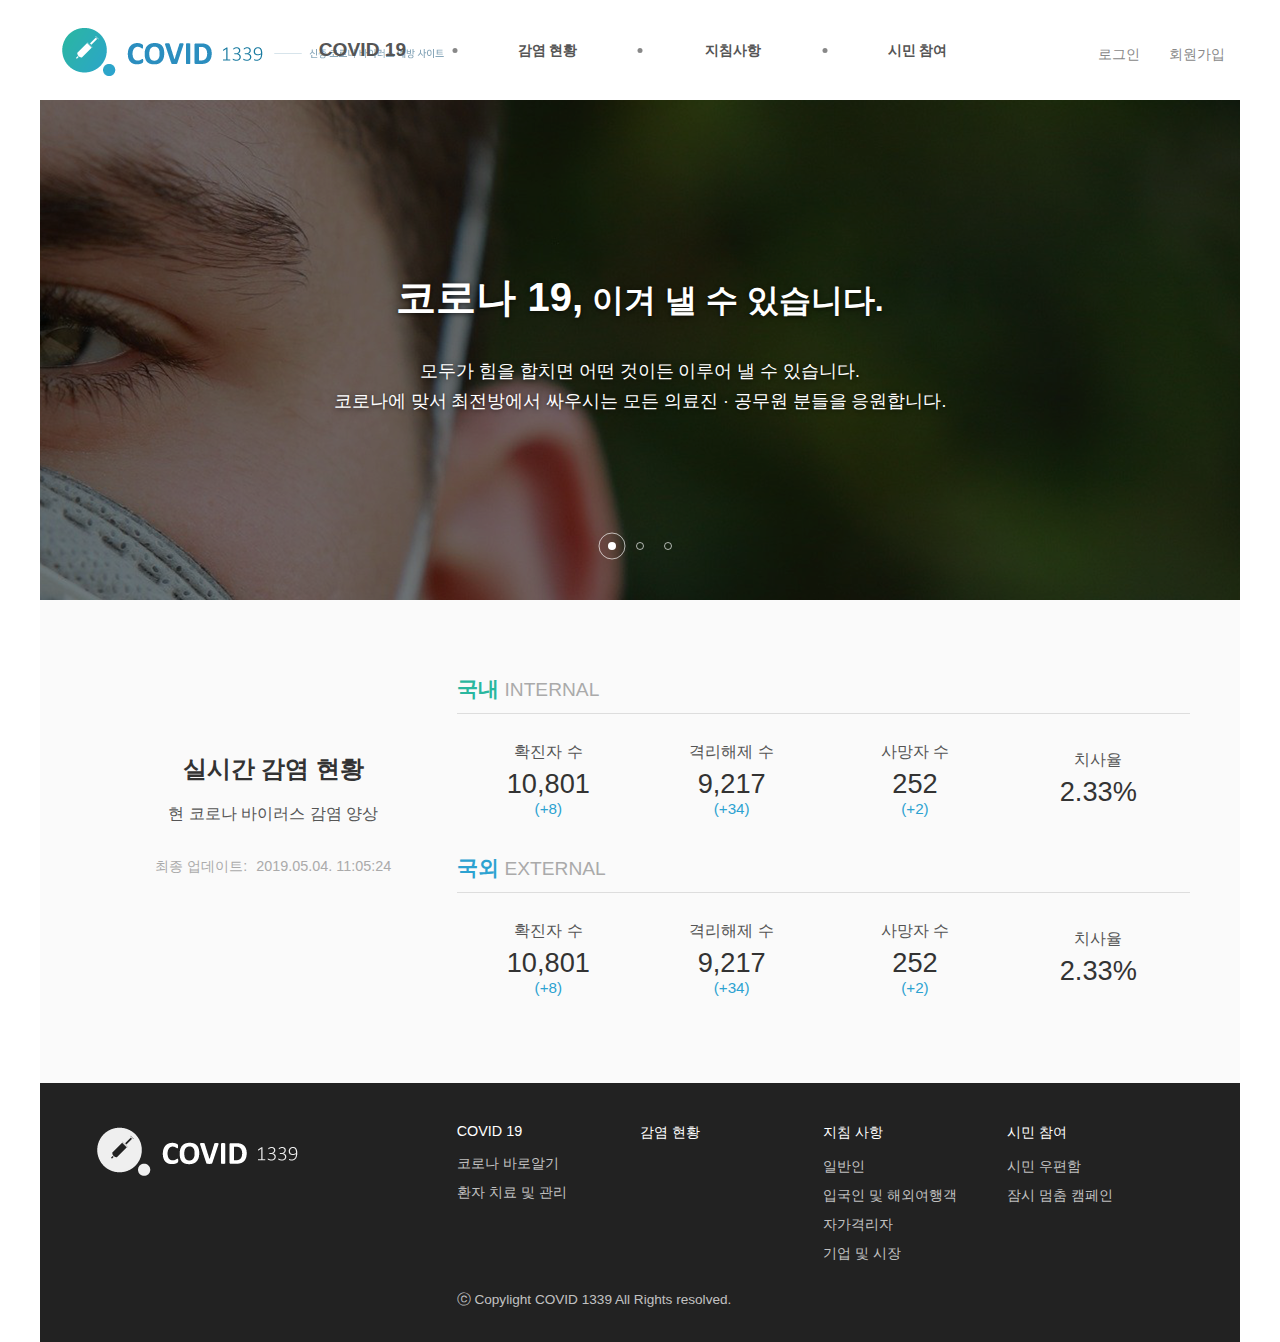
<file: index.html>
<!--
    # 디자인 콘셉
    가독성이 높고 세련된 디자인

-->


<!DOCTYPE html>
<html lang="en">
<head>
    <meta charset="UTF-8">
    <meta name="viewport" content="width=device-width, initial-scale=1.0">
    <title>COVID 1339 | 신종 코로나 바이러스</title>
    <link rel="stylesheet" href="css/style.css">
    <link rel="icon" href="images/Slogo.png">
    <script src="js/jquery-3.5.1.js"></script>
    <script src="js/main-slide.js"></script>
</head>
<body>
    <!-- HEADER -->
    <input type="checkbox" id="nav-open" hidden>
    <header class="index">
        <div class="wrap h-100 d-flex justify-content-between align-items-center px-3">
            <a class="logo" href="index.html">
                <img src="./images/logo.png" alt="COVID 1339">
            </a>
            <nav class="position-center d-sm-none">
                <div class="nav-item">
                    <a href="sub1.html" class="fx-3">COVID 19</a>
                    <div class="sub">
                        <a href="sub1.html">코로나 바로알기</a>
                        <a href="sub2.html">환자 치료 및 관리</a>
                    </div>
                </div>
                <div class="nav-circle"></div>
                <div class="nav-item">
                    <a href="#">감염 현황</a>
                </div>
                <div class="nav-circle"></div>
                <div class="nav-item">
                    <a href="#">지침사항</a>
                    <div class="sub">
                        <a href="#">일반인</a>
                        <a href="#">입국인 및 해외여행객</a>
                        <a href="#">자가격리자</a>
                        <a href="#">기업 및 시장</a>
                    </div>
                </div>
                <div class="nav-circle"></div>
                <div class="nav-item">
                    <a href="#">시민 참여</a>
                    <div class="sub">
                        <a href="#">시민 우편함</a>
                        <a href="#">잠시 멈춤 캠페인</a>
                    </div>
                </div>
            </nav>
            <div class="auth-area text-white fx-n2 d-sm-none">
                <a href="#" class="mr-4">로그인</a>
                <a href="#">회원가입</a>
            </div>
            <div class="m-nav d-none d-sm-block">
                <div class="nav-item has-sub">
                    <a href="sub1.html" class="fx-3">COVID 19</a>
                    <div class="sub">
                        <a href="sub1.html">코로나 바로알기</a>
                        <a href="sub2.html">환자 치료 및 관리</a>
                    </div>
                </div>
                <div class="nav-item">
                    <a href="#">감염 현황</a>
                </div>
                <div class="nav-item has-sub">
                    <a href="#">지침사항</a>
                    <div class="sub">
                        <a href="#">일반인</a>
                        <a href="#">입국인 및 해외여행객</a>
                        <a href="#">자가격리자</a>
                        <a href="#">기업 및 시장</a>
                    </div>
                </div>
                <div class="nav-item has-sub">
                    <a href="#">시민 참여</a>
                    <div class="sub">
                        <a href="#">시민 우편함</a>
                        <a href="#">잠시 멈춤 캠페인</a>
                    </div>
                </div>
                <div class="m-auth-area text-white fx-n2 d-sm-none">
                    <a href="#" class="mr-4">로그인</a>
                    <a href="#">회원가입</a>
                </div>
            </div>
            <label for="nav-open" class="btn-menu d-none d-sm-block">
                <span class="d-block"></span>
                <span class="d-block"></span>
                <span class="d-block"></span>
            </label>
        </div>
    </header>
    <!-- /HEADER -->
    <div class="wrap">
        <!-- VISUAL -->
        <div class="visual">
            <div class="images">
                <img src="./images/visual-md-1.png" alt="image-1">
                <img src="./images/visual-md-2.png" alt="image-2">
                <img src="./images/visual-md-3.png" alt="image-3">
            </div>
            <div class="container h-100">
                <!-- TESTS -->
                <div class="texts pr-4">
                    <div class="text-group">
                        <p class="text-white fx-7 text-shadow font-weight-bolder">
                            <span class="text-white fx-8">코로나 19,</span>
                            이겨 낼 수 있습니다.
                        </p>
                        <p class="text-white fx-2 text-shadow pre-line">
                            모두가 힘을 합치면 어떤 것이든 이루어 낼 수 있습니다. 
                            코로나에 맞서 최전방에서 싸우시는 모든 의료진 · 공무원 분들을 응원합니다.
                        </p>
                    </div>
                    <div class="text-group d-none">
                        <p class="text-white fx-7 text-shadow font-weight-bolder">
                            <span class="text-white fx-8">5월 6일부터,</span>
                             생활 속 거리 두기
                        </p>
                        <p class="text-white fx-2 text-shadow pre-line">
                            코로나 잠복 시기 2주, 아직 방심할 수 없습니다.
                            방역지침을 준수하여 대한민국이 코로나를 이겨낼 수 있도록 함께해 주세요.
                        </p>
                    </div>
                    <div class="text-group d-none">
                        <p class="text-white fx-7 text-shadow font-weight-bolder">
                            <span class="text-white fx-8">생활속 거리 두기,</span>
                             어떻게 실천하나요?
                        </p>
                        <p class="text-white fx-2 text-shadow pre-line">
                            생활 속 거리 두기는 일상생활과 경제·사회활동을 영위하면서도
                            감염 예방 활동을 지속해나가는 새로운 일상의 장기적, 지속적 방역체계입니다.
                        </p>
                    </div>
                </div>
            </div>
            <!-- SLIDE BUTTON -->
            <div class="buttons mt-5">
                <button class="active"></button>
                <button></button>
                <button></button>
            </div>
        </div>
        <!-- /VISUAL -->
        <!-- TABLES -->
        <div class="tables bg-pale-white">
            <div class="container py-5">
                <div class="row align-items-center">
                    <div class="col-4 col-sm-12 mb-5 text-center">
                        <div class="fx-5 font-weight-bolder">실시간 감염 현황</div>
                        <p class="mt-3 text-pale-black">현 코로나 바이러스 감염 양상</p>
                        <p class="mt-4 text-muted fx-n2">최종 업데이트: <span class="ml-1 text-muted">2019.05.04. 11:05:24</span></p>
                    </div>
                    <div class="col-8 col-sm-12 py-4">
                        <div class="fx-4">
                            <span class="font-weight-bolder text-green">국내</span>
                            <span class="font-weight-lighter text-muted fx-3">INTERNAL</span>
                        </div>
                        <hr class="mt-2 mb-3">
                        <div class="row">
                            <div class="col-3 hx-100 flex-center flex-column">
                                <div class="fx-1 text-pale-black">확진자 수</div>
                                <div class="fx-6 text-black mt-1">10,801</div>
                                <div class="fx-n1 text-blue">(+8)</div>
                            </div>
                            <div class="col-3 hx-100 flex-center flex-column">
                                <div class="fx-1 text-pale-black">격리해제 수</div>
                                <div class="fx-6 text-black mt-1">9,217</div>
                                <div class="fx-n1 text-blue">(+34)</div>
                            </div>
                            <div class="col-3 hx-100 flex-center flex-column">
                                <div class="fx-1 text-pale-black">사망자 수</div>
                                <div class="fx-6 text-black mt-1">252</div>
                                <div class="fx-n1 text-blue">(+2)</div>
                            </div>
                            <div class="col-3 hx-100 flex-center flex-column">
                                <div class="fx-1 text-pale-black">치사율</div>
                                <div class="fx-6 text-black mt-1">2.33%</div>
                            </div>
                        </div>
                        <div class="fx-4 mt-4">
                            <span class="font-weight-bolder text-blue">국외</span>
                            <span class="font-weight-lighter text-muted fx-3">EXTERNAL</span>
                        </div>
                        <hr class="mt-2 mb-3">
                        <div class="row">
                            <div class="col-3 hx-100 flex-center flex-column">
                                <div class="fx-1 text-pale-black">확진자 수</div>
                                <div class="fx-6 text-black mt-1">10,801</div>
                                <div class="fx-n1 text-blue">(+8)</div>
                            </div>
                            <div class="col-3 hx-100 flex-center flex-column">
                                <div class="fx-1 text-pale-black">격리해제 수</div>
                                <div class="fx-6 text-black mt-1">9,217</div>
                                <div class="fx-n1 text-blue">(+34)</div>
                            </div>
                            <div class="col-3 hx-100 flex-center flex-column">
                                <div class="fx-1 text-pale-black">사망자 수</div>
                                <div class="fx-6 text-black mt-1">252</div>
                                <div class="fx-n1 text-blue">(+2)</div>
                            </div>
                            <div class="col-3 hx-100 flex-center flex-column">
                                <div class="fx-1 text-pale-black">치사율</div>
                                <div class="fx-6 text-black mt-1">2.33%</div>
                            </div>
                        </div>
                    </div>
                </div>
            </div>
        </div>
        <!-- /TABLES -->
        <!-- FOOTER -->
        <footer>
            <div class="container">
                <div class="row align-items-start">
                    <div class="col-4 d-sm-none">
                        <img src="./images/Wlogo.png" alt="COVID 1339">
                    </div>
                    <div class="col-8 col-sm-12 mt-sm-4">
                        <div class="d-flex fx-n2 text-pale-white">
                            <div class="col-3">
                                <div class="text-white text-sm-center">COVID 19</div>
                                <div class="text-pale-white d-sm-none mt-3"> 
                                    <a href="sub1.html">코로나 바로알기</a>
                                </div>
                                <div class="text-pale-white d-sm-none mt-2"> 
                                    <a href="sub2.html">환자 치료 및 관리</a>
                                </div>
                            </div>
                            <div class="col-3">
                                <div class="text-white text-sm-center">감염 현황</div>
                            </div>
                            <div class="col-3">
                                <div class="text-white text-sm-center">지침 사항</div>
                                <div class="text-pale-white d-sm-none mt-3"> 
                                    <a href="#">일반인</a>
                                </div>
                                <div class="text-pale-white d-sm-none mt-2"> 
                                    <a href="#">입국인 및 해외여행객</a>
                                </div>
                                <div class="text-pale-white d-sm-none mt-2"> 
                                    <a href="#">자가격리자</a>
                                </div>
                                <div class="text-pale-white d-sm-none mt-2"> 
                                    <a href="#">기업 및 시장</a>
                                </div>
                            </div>
                            <div class="col-3">
                                <div class="text-white text-sm-center">시민 참여</div>
                                <div class="text-pale-white d-sm-none mt-3"> 
                                    <a href="#">시민 우편함</a>
                                </div>
                                <div class="text-pale-white d-sm-none mt-2"> 
                                    <a href="#">잠시 멈춤 캠페인</a>
                                </div>
                            </div>
                        </div>
                        <p class="text-pale-white mt-4 fx-n3 text-sm-center">ⓒ Copylight COVID 1339 All Rights resolved.</p>
                    </div>
                </div>
            </div>
        </footer>
        <!-- /FOOTER -->
    </div>
</body>
</html>
</file>
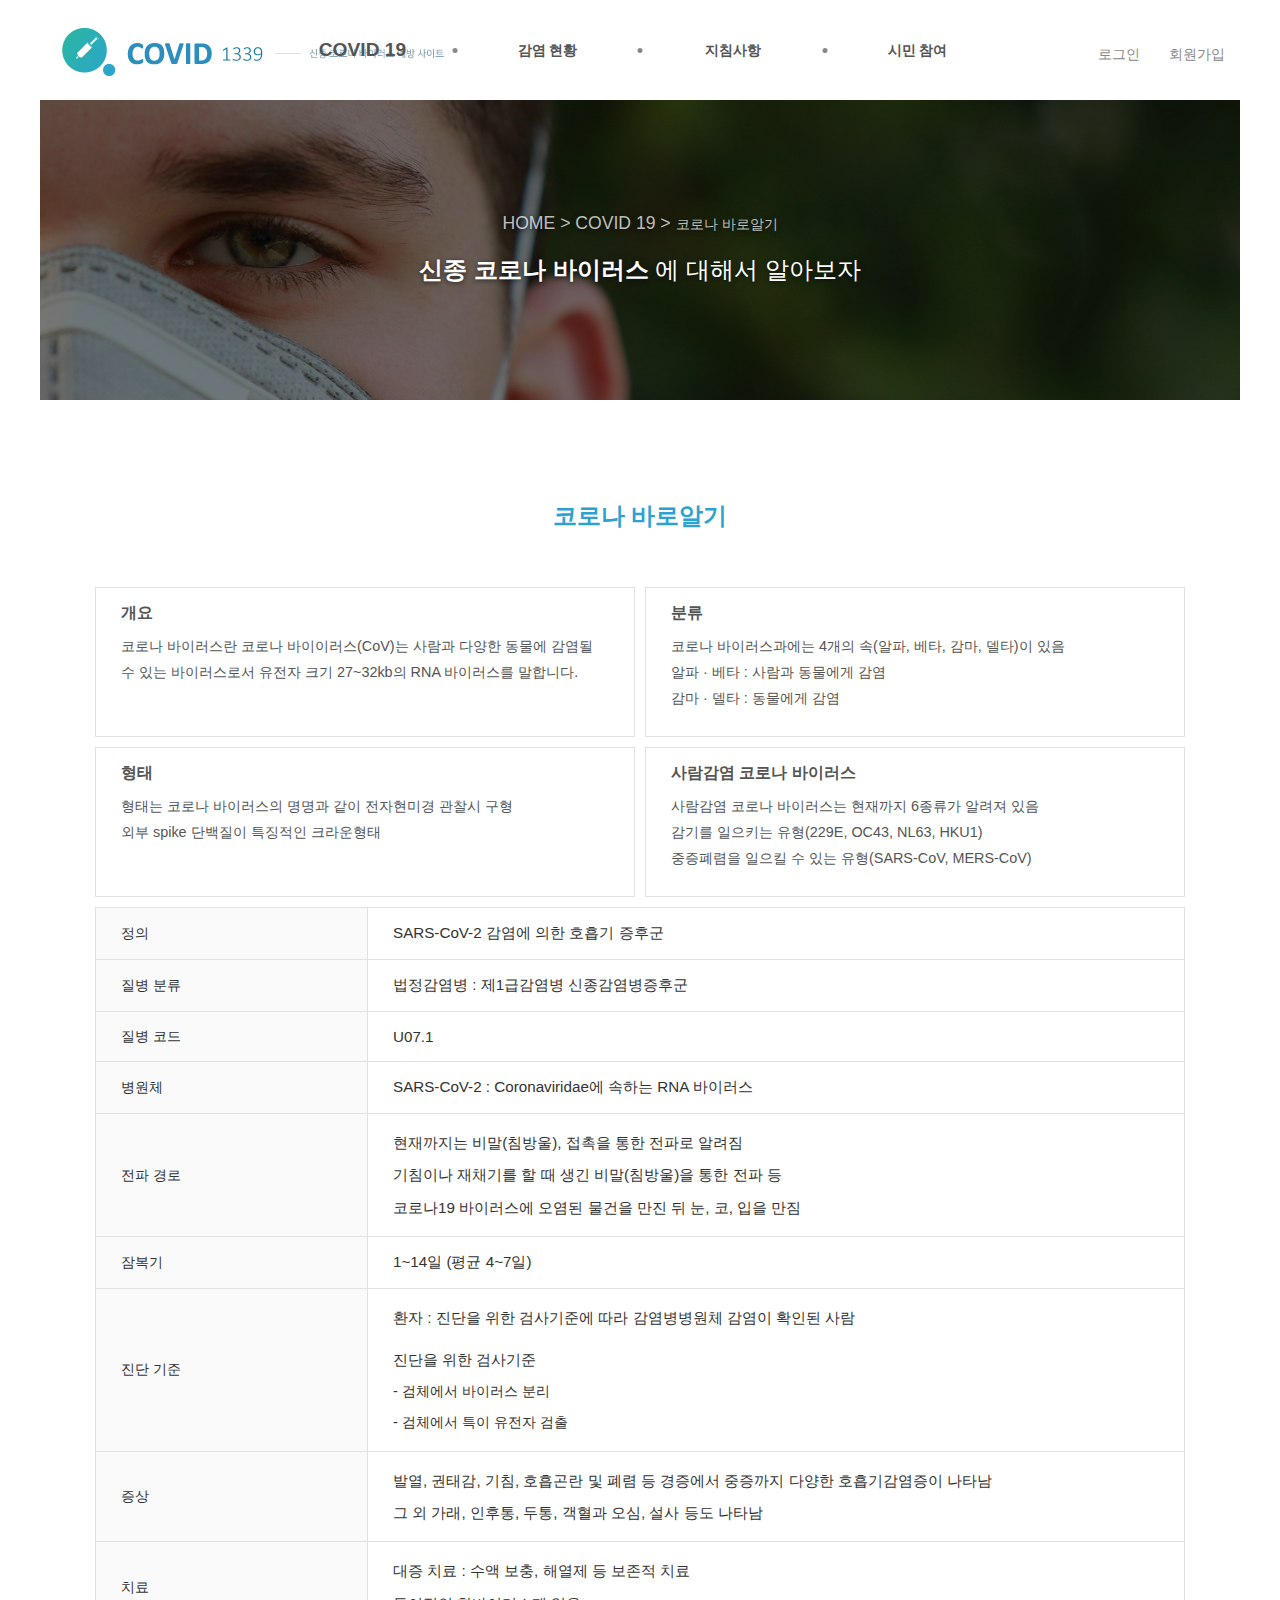
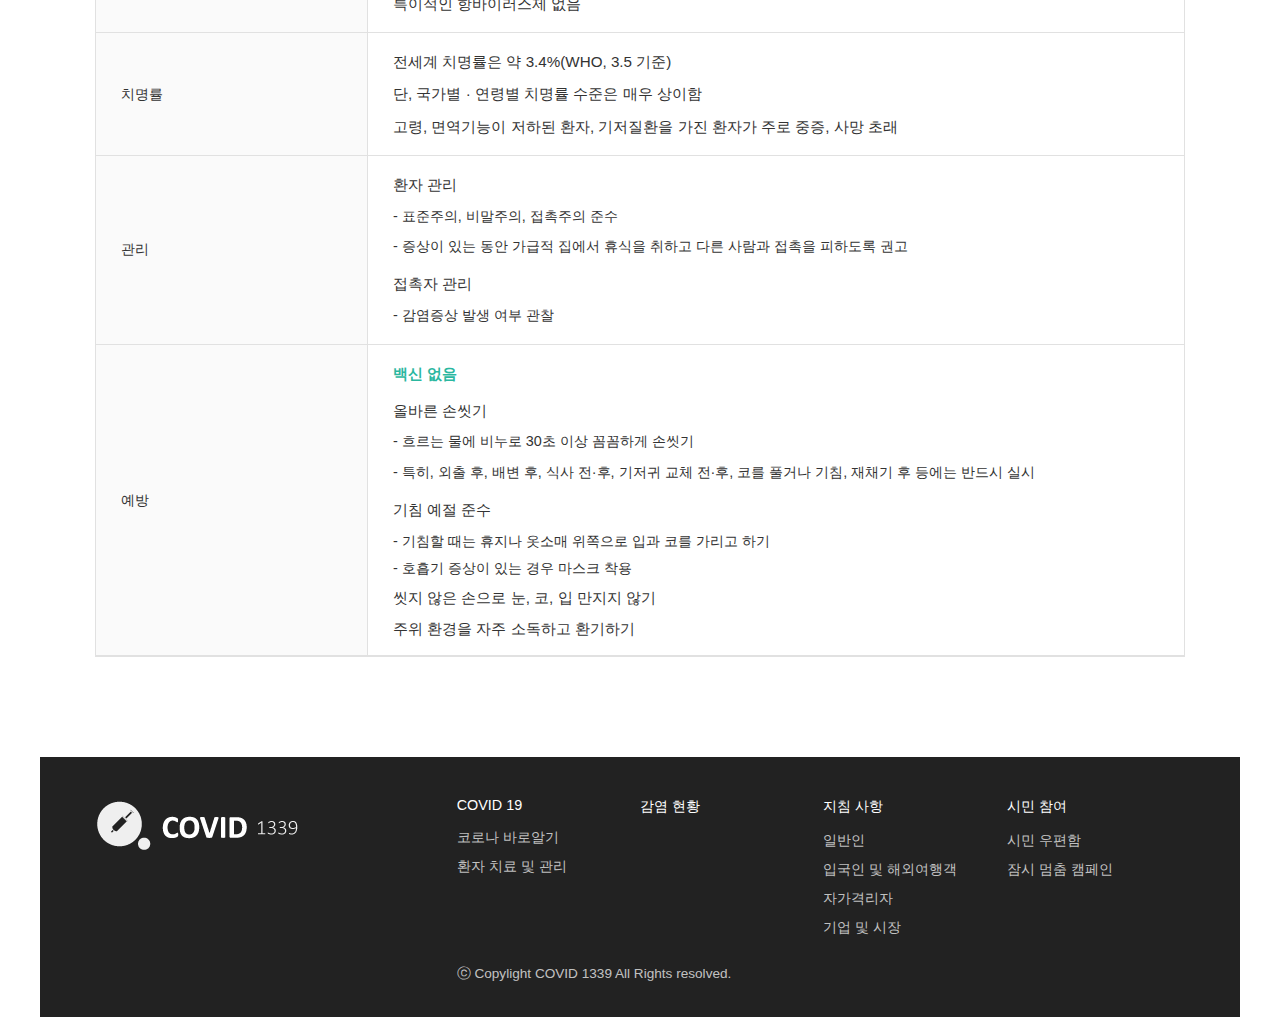
<file: sub1.html>
<!--
    # 디자인 콘셉
    가독성이 높고 세련된 디자인

-->


<!DOCTYPE html>
<html lang="en">
<head>
    <meta charset="UTF-8">
    <meta name="viewport" content="width=device-width, initial-scale=1.0">
    <title>COVID 1339 | 신종 코로나 바이러스</title>
    <link rel="stylesheet" href="css/style.css">
    <link rel="icon" href="images/Slogo.png">
</head>
<body>
    <!-- HEADER -->
    <input type="checkbox" id="nav-open" hidden>
    <header class="index">
        <div class="wrap h-100 d-flex justify-content-between align-items-center px-3">
            <a class="logo" href="index.html">
                <img src="./images/logo.png" alt="COVID 1339">
            </a>
            <nav class="position-center d-sm-none">
                <div class="nav-item">
                    <a href="sub1.html" class="fx-3">COVID 19</a>
                    <div class="sub">
                        <a href="sub1.html">코로나 바로알기</a>
                        <a href="sub2.html">환자 치료 및 관리</a>
                    </div>
                </div>
                <div class="nav-circle"></div>
                <div class="nav-item">
                    <a href="#">감염 현황</a>
                </div>
                <div class="nav-circle"></div>
                <div class="nav-item">
                    <a href="#">지침사항</a>
                    <div class="sub">
                        <a href="#">일반인</a>
                        <a href="#">입국인 및 해외여행객</a>
                        <a href="#">자가격리자</a>
                        <a href="#">기업 및 시장</a>
                    </div>
                </div>
                <div class="nav-circle"></div>
                <div class="nav-item">
                    <a href="#">시민 참여</a>
                    <div class="sub">
                        <a href="#">시민 우편함</a>
                        <a href="#">잠시 멈춤 캠페인</a>
                    </div>
                </div>
            </nav>
            <div class="auth-area text-white fx-n2 d-sm-none">
                <a href="#" class="mr-4">로그인</a>
                <a href="#">회원가입</a>
            </div>
            <div class="m-nav d-none d-sm-block">
                <div class="nav-item has-sub">
                    <a href="sub1.html" class="fx-3">COVID 19</a>
                    <div class="sub">
                        <a href="sub1.html">코로나 바로알기</a>
                        <a href="sub2.html">환자 치료 및 관리</a>
                    </div>
                </div>
                <div class="nav-item">
                    <a href="#">감염 현황</a>
                </div>
                <div class="nav-item has-sub">
                    <a href="#">지침사항</a>
                    <div class="sub">
                        <a href="#">일반인</a>
                        <a href="#">입국인 및 해외여행객</a>
                        <a href="#">자가격리자</a>
                        <a href="#">기업 및 시장</a>
                    </div>
                </div>
                <div class="nav-item has-sub">
                    <a href="#">시민 참여</a>
                    <div class="sub">
                        <a href="#">시민 우편함</a>
                        <a href="#">잠시 멈춤 캠페인</a>
                    </div>
                </div>
                <div class="m-auth-area text-white fx-n2 d-sm-none">
                    <a href="#" class="mr-4">로그인</a>
                    <a href="#">회원가입</a>
                </div>
            </div>
            <label for="nav-open" class="btn-menu d-none d-sm-block">
                <span class="d-block"></span>
                <span class="d-block"></span>
                <span class="d-block"></span>
            </label>
        </div>
    </header>
    <!-- /HEADER -->
    <div class="wrap">
        <!-- VISUAL -->
        <div class="visual sub">
            <div class="images">
                <img class="fit-cover" src="./images/visual-md-1.png" alt="image">
            </div>
            <div class="position-center text-center">
                <p class="text-pale-white fx-2 text-shadow">HOME > COVID 19 > <span class="fx-n2 text-pale-white">코로나 바로알기</span></p>
                <p class="text-white font-weight-lighter fx-5 mt-2 text-shadow">
                    <span class="font-weight-bold text-white fx-5">신종 코로나 바이러스</span>
                    에 대해서 알아보자
                </p>
            </div>
        </div>
        <!-- /VISUAL -->
        <!-- ABOUT -->
        <div class="about">
            <div class="container padding">
                <div>
                    <div class="fx-5 text-black text-center">
                        <span class="font-weight-bolder text-blue">코로나 바로알기</span>
                    </div>
                    <div class="mt-5 row">
                        <div class="col-6 p-1">
                            <div class="border border-pale-white py-3 px-4 hx-150">
                                <span class="fx-1 text-pale-black font-weight-bold">개요</span>
                                <p class="text-pale-black fx-n2 mt-2 mb-3">
                                    코로나 바이러스란 코로나 바이이러스(CoV)는 사람과 다양한 동물에 감염될 수 있는 
                                    바이러스로서 유전자 크기 27~32kb의 RNA 바이러스를 말합니다.
                                </p>
                            </div>
                        </div>
                        <div class="col-6 p-1">
                            <div class="border border-pale-white py-3 px-4 hx-150">
                                <span class="fx-1 text-pale-black font-weight-bold">분류</span>
                                <p class="text-pale-black fx-n2 mt-2">코로나 바이러스과에는 4개의 속(알파, 베타, 감마, 델타)이 있음</p>
                                <p class="text-pale-black fx-n2">알파 · 베타 : 사람과 동물에게 감염</p>
                                <p class="text-pale-black fx-n2">감마 · 델타 : 동물에게 감염</p>
                            </div>
                        </div>
                        <div class="col-6 p-1">
                            <div class="border border-pale-white py-3 px-4 hx-150">
                                <span class="fx-1 text-pale-black font-weight-bold">형태</span>
                                <p class="text-pale-black fx-n2 mt-2">형태는 코로나 바이러스의 명명과 같이 전자현미경 관찰시 구형</p>
                                <p class="text-pale-black fx-n2">외부 spike 단백질이 특징적인 크라운형태</p>
                            </div>
                        </div>
                        <div class="col-6 p-1">
                            <div class="border border-pale-white py-3 px-4 hx-150">
                                <span class="fx-1 text-pale-black font-weight-bold">사람감염 코로나 바이러스</span>
                                <p class="text-pale-black fx-n2 mt-2">사람감염 코로나 바이러스는 현재까지 6종류가 알려져 있음</p>
                                <p class="text-pale-black fx-n2">감기를 일으키는 유형(229E, OC43, NL63, HKU1)</p>
                                <p class="text-pale-black fx-n2">중증폐렴을 일으킬 수 있는 유형(SARS-CoV, MERS-CoV)</p>
                            </div>
                        </div>
                    </div>
                </div>
                <div class="row mt-1 mx-1 border border-pale-white">
                    <div class="bg-muted fx-n2 col-3 py-3 px-4 border-pale-white d-flex align-items-center border-bottom border-right text-center">정의</div>
                    <div class="fx-n1 col-9 py-3 px-4 border-pale-white d-flex align-items-center border-bottom">SARS-CoV-2 감염에 의한 호흡기 증후군</div>
                    <div class="bg-muted fx-n2 col-3 py-3 px-4 border-pale-white d-flex align-items-center border-bottom border-right text-center">질병 분류</div>
                    <div class="fx-n1 col-9 py-3 px-4 border-pale-white d-flex align-items-center border-bottom">법정감염병 : 제1급감염병 신종감염병증후군</div>
                    <div class="bg-muted fx-n2 col-3 py-3 px-4 border-pale-white d-flex align-items-center border-bottom border-right text-center">질병 코드</div>
                    <div class="fx-n1 col-9 py-3 px-4 border-pale-white d-flex align-items-center border-bottom">U07.1</div>
                    <div class="bg-muted fx-n2 col-3 py-3 px-4 border-pale-white d-flex align-items-center border-bottom border-right text-center">병원체</div>
                    <div class="fx-n1 col-9 py-3 px-4 border-pale-white d-flex align-items-center border-bottom">SARS-CoV-2 : Coronaviridae에 속하는 RNA 바이러스</div>
                    <div class="bg-muted fx-n2 col-3 py-3 px-4 border-pale-white d-flex align-items-center border-bottom border-right text-center">전파 경로</div>
                    <div class="fx-n1 col-9 py-3 px-4 border-pale-white d-flex align-items-center border-bottom">
                        <div>
                            <p>현재까지는 비말(침방울), 접촉을 통한 전파로 알려짐</p>
                            <p class="mt-1">기침이나 재채기를 할 때 생긴 비말(침방울)을 통한 전파 등</p>
                            <p class="mt-1">코로나19 바이러스에 오염된 물건을 만진 뒤 눈, 코, 입을 만짐</p>
                        </div>
                    </div>
                    <div class="bg-muted fx-n2 col-3 py-3 px-4 border-pale-white d-flex align-items-center border-bottom border-right text-center">잠복기</div>
                    <div class="fx-n1 col-9 py-3 px-4 border-pale-white d-flex align-items-center border-bottom">1~14일 (평균 4~7일)</div>
                    <div class="bg-muted fx-n2 col-3 py-3 px-4 border-pale-white d-flex align-items-center border-bottom border-right text-center">진단 기준</div>
                    <div class="fx-n1 col-9 py-3 px-4 border-pale-white d-flex align-items-center border-bottom">
                        <div>
                            <p>환자 : 진단을 위한 검사기준에 따라 감염병병원체 감염이 확인된 사람</p>
                            <p class="mt-3">진단을 위한 검사기준</p>
                            <p class="mt-1 fx-n2">- 검체에서 바이러스 분리</p>
                            <p class="mt-1 fx-n2">- 검체에서 특이 유전자 검출</p>
                        </div>
                    </div>
                    <div class="bg-muted fx-n2 col-3 py-3 px-4 border-pale-white d-flex align-items-center border-bottom border-right text-center">증상</div>
                    <div class="fx-n1 col-9 py-3 px-4 border-pale-white d-flex align-items-center border-bottom">
                        <div>
                            <p>발열, 권태감, 기침, 호흡곤란 및 폐렴 등 경증에서 중증까지 다양한 호흡기감염증이 나타남</p>
                            <p class="mt-1">그 외 가래, 인후통, 두통, 객혈과 오심, 설사 등도 나타남</p>
                        </div>
                    </div>
                    <div class="bg-muted fx-n2 col-3 py-3 px-4 border-pale-white d-flex align-items-center border-bottom border-right text-center">치료</div>
                    <div class="fx-n1 col-9 py-3 px-4 border-pale-white d-flex align-items-center border-bottom">
                        <div>
                            <p>대증 치료 : 수액 보충, 해열제 등 보존적 치료</p>
                            <p class="mt-1">특이적인 항바이러스제 없음</p>
                        </div>
                    </div>
                    <div class="bg-muted fx-n2 col-3 py-3 px-4 border-pale-white d-flex align-items-center border-bottom border-right text-center">치명률</div>
                    <div class="fx-n1 col-9 py-3 px-4 border-pale-white d-flex align-items-center border-bottom">
                        <div>
                            <p>전세계 치명률은 약 3.4%(WHO, 3.5 기준)</p>
                            <p class="mt-1">단, 국가별 · 연령별 치명률 수준은 매우 상이함</p>
                            <p class="mt-1">고령, 면역기능이 저하된 환자, 기저질환을 가진 환자가 주로 중증, 사망 초래</p>
                        </div>
                    </div>
                    <div class="bg-muted fx-n2 col-3 py-3 px-4 border-pale-white d-flex align-items-center border-bottom border-right text-center">관리</div>
                    <div class="fx-n1 col-9 py-3 px-4 border-pale-white d-flex align-items-center border-bottom">
                        <div>
                            <p>환자 관리</p>
                            <p class="fx-n2 mt-1">- 표준주의, 비말주의, 접촉주의 준수</p>
                            <p class="fx-n2 mt-1">- 증상이 있는 동안 가급적 집에서 휴식을 취하고 다른 사람과 접촉을 피하도록 권고</p>
                            <p class="mt-2">접촉자 관리</p>
                            <p class="fx-n2 mt-1">- 감염증상 발생 여부 관찰</p>
                        </div>
                    </div>
                    <div class="bg-muted fx-n2 col-3 py-3 px-4 border-pale-white d-flex align-items-center border-bottom border-right text-center">예방</div>
                    <div class="fx-n1 col-9 py-3 px-4 border-pale-white d-flex align-items-center border-bottom">
                        <div>
                            <p class="font-weight-bold text-green">백신 없음</p>
                            <p class="mt-2">올바른 손씻기</p>                        
                            <p class="mt-1 fx-n2">- 흐르는 물에 비누로 30초 이상 꼼꼼하게 손씻기</p>
                            <p class="mt-1 fx-n2">- 특히, 외출 후, 배변 후, 식사 전·후, 기저귀 교체 전·후, 코를 풀거나 기침, 재채기 후 등에는 반드시 실시</p>
                            <p class="mt-2">기침 예절 준수</p>
                            <p class="mt-1 fx-n2">- 기침할 때는 휴지나 옷소매 위쪽으로 입과 코를 가리고 하기</p>
                            <div class="mt-1 fx-n2">- 호흡기 증상이 있는 경우 마스크 착용</div>
                            <div class="mt-2">씻지 않은 손으로 눈, 코, 입 만지지 않기</div>
                            <div class="mt-2">주위 환경을 자주 소독하고 환기하기</div>
                        </div>
                    </div>
                </div>
            </div>
        </div>
        <!-- /ABOUT -->
        <!-- FOOTER -->
        <footer>
            <div class="container">
                <div class="row align-items-start">
                    <div class="col-4">
                        <img src="./images/Wlogo.png" alt="COVID 1339">
                    </div>
                    <div class="col-8">
                        <div class="d-flex fx-n2 text-pale-white">
                            <div class="col-3">
                                <div class="text-white">COVID 19</div>
                                <div class="text-pale-white mt-3"> 
                                    <a href="sub1.html">코로나 바로알기</a>
                                </div>
                                <div class="text-pale-white mt-2"> 
                                    <a href="sub2.html">환자 치료 및 관리</a>
                                </div>
                            </div>
                            <div class="col-3">
                                <div class="text-white">감염 현황</div>
                            </div>
                            <div class="col-3">
                                <div class="text-white">지침 사항</div>
                                <div class="text-pale-white mt-3"> 
                                    <a href="#">일반인</a>
                                </div>
                                <div class="text-pale-white mt-2"> 
                                    <a href="#">입국인 및 해외여행객</a>
                                </div>
                                <div class="text-pale-white mt-2"> 
                                    <a href="#">자가격리자</a>
                                </div>
                                <div class="text-pale-white mt-2"> 
                                    <a href="#">기업 및 시장</a>
                                </div>
                            </div>
                            <div class="col-3">
                                <div class="text-white">시민 참여</div>
                                <div class="text-pale-white mt-3"> 
                                    <a href="#">시민 우편함</a>
                                </div>
                                <div class="text-pale-white mt-2"> 
                                    <a href="#">잠시 멈춤 캠페인</a>
                                </div>
                            </div>
                        </div>
                        <p class="text-pale-white mt-4 fx-n3">ⓒ Copylight COVID 1339 All Rights resolved.</p>
                    </div>
                </div>
            </div>
        </footer>
        <!-- /FOOTER -->
    </div>
</body>
</html>
</file>
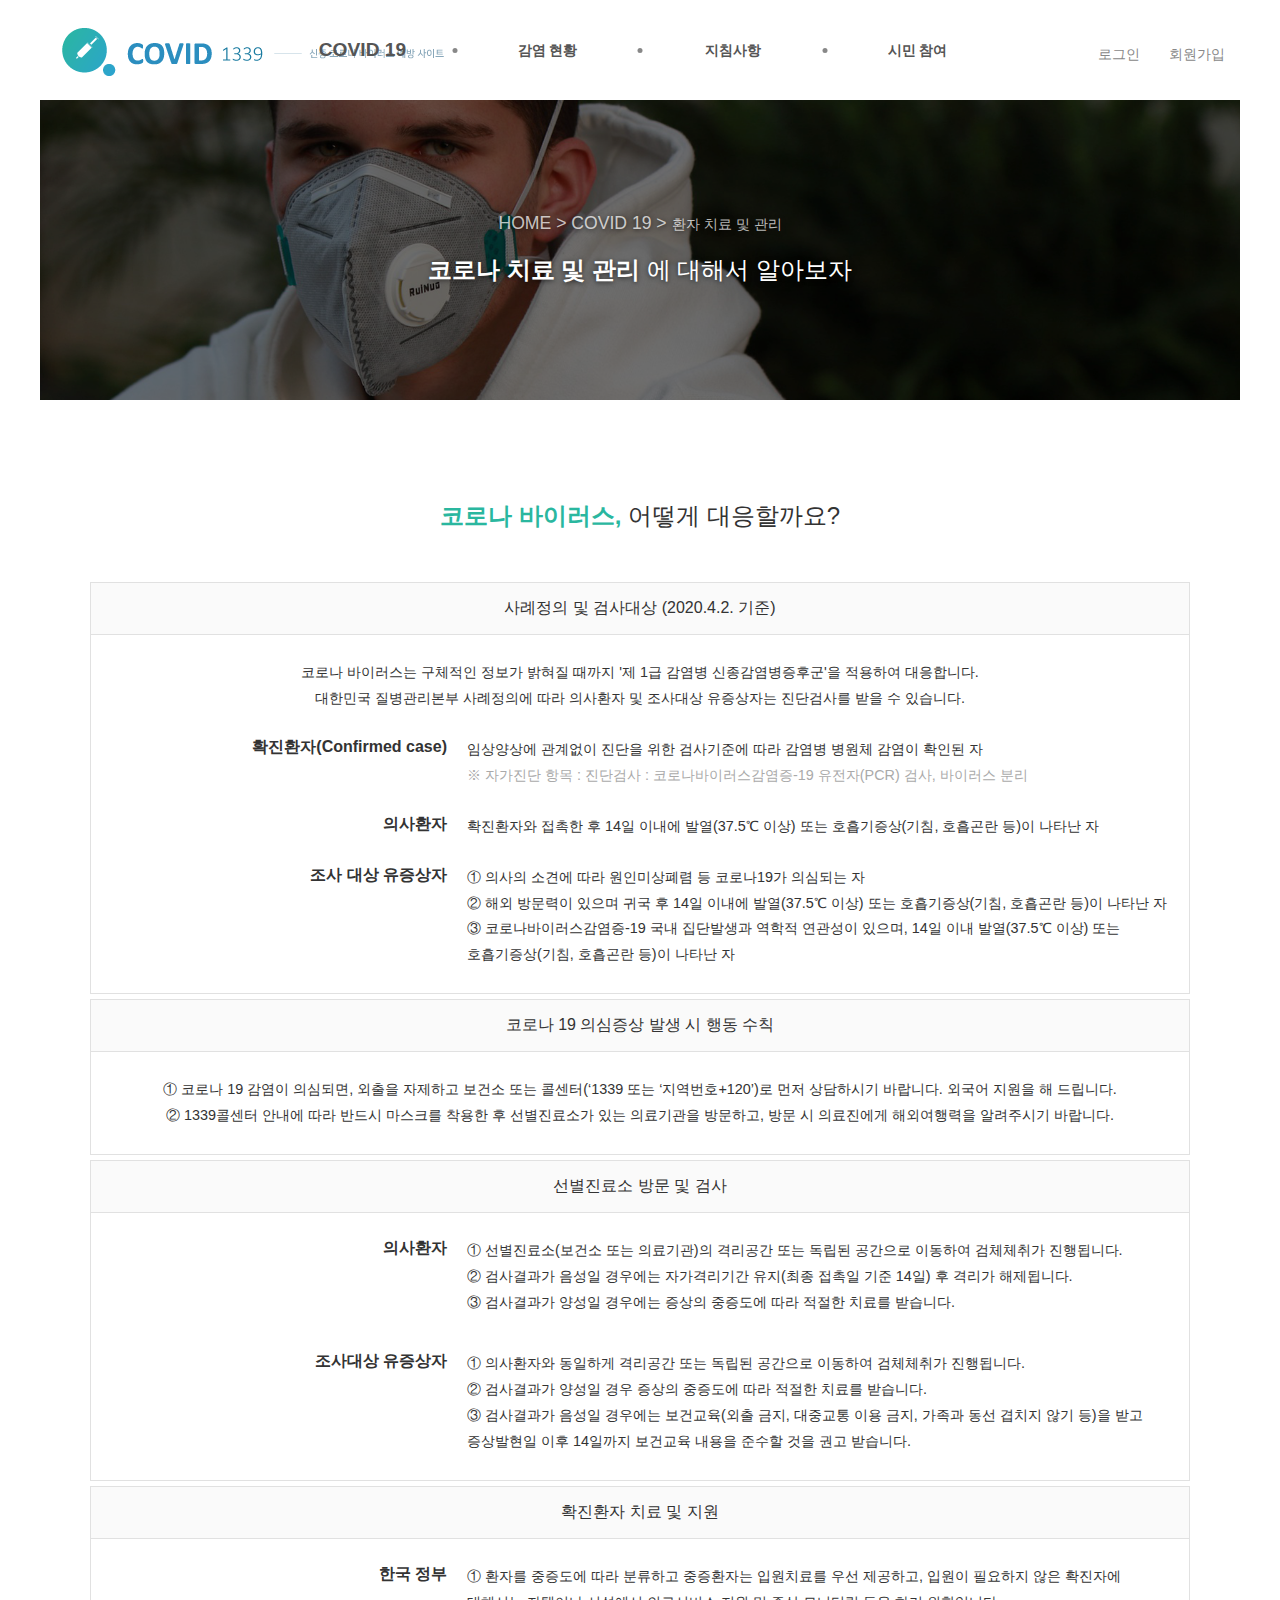
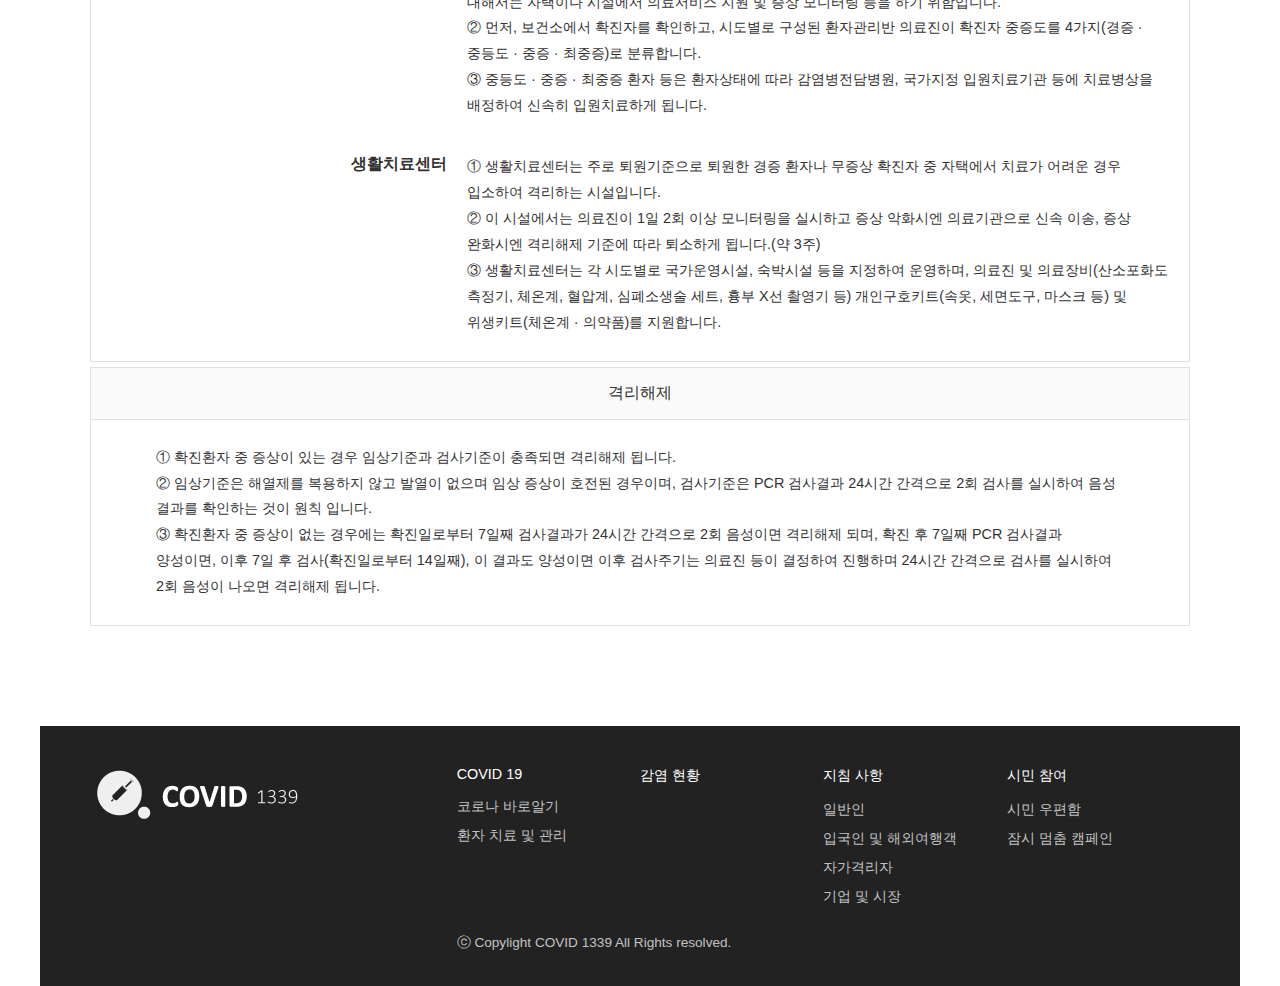
<file: sub2.html>
<!--
    # 디자인 콘셉
    가독성이 높고 세련된 디자인

-->


<!DOCTYPE html>
<html lang="en">
<head>
    <meta charset="UTF-8">
    <meta name="viewport" content="width=device-width, initial-scale=1.0">
    <title>COVID 1339 | 신종 코로나 바이러스</title>
    <link rel="stylesheet" href="css/style.css">
    <link rel="icon" href="images/Slogo.png">
</head>
<body>
    <!-- HEADER -->
    <input type="checkbox" id="nav-open" hidden>
    <header class="index">
        <div class="wrap h-100 d-flex justify-content-between align-items-center px-3">
            <a class="logo" href="index.html">
                <img src="./images/logo.png" alt="COVID 1339">
            </a>
            <nav class="position-center d-sm-none">
                <div class="nav-item">
                    <a href="sub1.html" class="fx-3">COVID 19</a>
                    <div class="sub">
                        <a href="sub1.html">코로나 바로알기</a>
                        <a href="sub2.html">환자 치료 및 관리</a>
                    </div>
                </div>
                <div class="nav-circle"></div>
                <div class="nav-item">
                    <a href="#">감염 현황</a>
                </div>
                <div class="nav-circle"></div>
                <div class="nav-item">
                    <a href="#">지침사항</a>
                    <div class="sub">
                        <a href="#">일반인</a>
                        <a href="#">입국인 및 해외여행객</a>
                        <a href="#">자가격리자</a>
                        <a href="#">기업 및 시장</a>
                    </div>
                </div>
                <div class="nav-circle"></div>
                <div class="nav-item">
                    <a href="#">시민 참여</a>
                    <div class="sub">
                        <a href="#">시민 우편함</a>
                        <a href="#">잠시 멈춤 캠페인</a>
                    </div>
                </div>
            </nav>
            <div class="auth-area text-white fx-n2 d-sm-none">
                <a href="#" class="mr-4">로그인</a>
                <a href="#">회원가입</a>
            </div>
            <div class="m-nav d-none d-sm-block">
                <div class="nav-item has-sub">
                    <a href="sub1.html" class="fx-3">COVID 19</a>
                    <div class="sub">
                        <a href="sub1.html">코로나 바로알기</a>
                        <a href="sub2.html">환자 치료 및 관리</a>
                    </div>
                </div>
                <div class="nav-item">
                    <a href="#">감염 현황</a>
                </div>
                <div class="nav-item has-sub">
                    <a href="#">지침사항</a>
                    <div class="sub">
                        <a href="#">일반인</a>
                        <a href="#">입국인 및 해외여행객</a>
                        <a href="#">자가격리자</a>
                        <a href="#">기업 및 시장</a>
                    </div>
                </div>
                <div class="nav-item has-sub">
                    <a href="#">시민 참여</a>
                    <div class="sub">
                        <a href="#">시민 우편함</a>
                        <a href="#">잠시 멈춤 캠페인</a>
                    </div>
                </div>
                <div class="m-auth-area text-white fx-n2 d-sm-none">
                    <a href="#" class="mr-4">로그인</a>
                    <a href="#">회원가입</a>
                </div>
            </div>
            <label for="nav-open" class="btn-menu d-none d-sm-block">
                <span class="d-block"></span>
                <span class="d-block"></span>
                <span class="d-block"></span>
            </label>
        </div>
    </header>
    <!-- /HEADER -->
    <div class="wrap">
        <!-- VISUAL -->
        <div class="visual sub">
            <div class="images">
                <img class="fit-cover" src="./images/visual-md-2.png" alt="image">
            </div>
            <div class="position-center text-center">
                <p class="text-pale-white fx-2 text-shadow">HOME > COVID 19 > <span class="fx-n2 text-pale-white">환자 치료 및 관리</span></p>
                <p class="text-white font-weight-lighter fx-5 mt-2 text-shadow">
                    <span class="font-weight-bold text-white fx-5">코로나 치료 및 관리</span>
                    에 대해서 알아보자
                </p>
            </div>
        </div>
        <!-- /VISUAL -->
        <!-- ABOUT -->
        <div class="about">
            <div class="container padding">
                <div class="fx-5 text-black text-center">
                    <span class="font-weight-bolder text-green">코로나 바이러스,</span>
                    <span class="font-weight-lighter">어떻게 대응할까요?</span>
                </div>
                <div class="mt-5">
                    <div class="text-center py-3 bg-muted border border-pale-white">사례정의 및 검사대상 (2020.4.2. 기준)</div>
                    <div class="px-3 py-4 border-left border-bottom border-right border-pale-white fx-n2">
                        <div class="text-center">
                            <p>코로나 바이러스는 구체적인 정보가 밝혀질 때까지 '제 1급 감염병 신종감염병증후군'을 적용하여 대응합니다.</p>
                            <p>대한민국 질병관리본부 사례정의에 따라 의사환자 및 조사대상 유증상자는 진단검사를 받을 수 있습니다.</p>
                        </div>
                        <div class="row justify-content-center mt-4">
                            <div class="col-4 text-right pr-1">
                                <strong class="fx-1 mr-2">확진환자(Confirmed case)</strong>
                            </div>
                            <div class="col-8 pl-1">
                                <p>임상양상에 관계없이 진단을 위한 검사기준에 따라 감염병 병원체 감염이 확인된 자</p>
                                <p class="text-muted">※ 자가진단 항목 : 진단검사 : 코로나바이러스감염증-19 유전자(PCR) 검사, 바이러스 분리</p>
                            </div>
                        </div>
                        <div class="row justify-content-center mt-4">
                            <div class="col-4 text-right pr-1">
                                <strong class="fx-1 mr-2">의사환자</strong>
                            </div>
                            <div class="col-8 pl-1">
                                <p>확진환자와 접촉한 후 14일 이내에 발열(37.5℃ 이상) 또는 호흡기증상(기침, 호흡곤란 등)이 나타난 자</p>
                            </div>
                        </div>
                        <div class="row justify-content-center mt-4">
                            <div class="col-4 text-right pr-1">
                                <strong class="fx-1 mr-2">조사 대상 유증상자</strong>
                            </div>
                            <div class="col-8 pl-1">
                                <p>① 의사의 소견에 따라 원인미상폐렴 등 코로나19가 의심되는 자</p>
                                <p>② 해외 방문력이 있으며 귀국 후 14일 이내에 발열(37.5℃ 이상) 또는 호흡기증상(기침, 호흡곤란 등)이 나타난 자</p>
                                <p>③ 코로나바이러스감염증-19 국내 집단발생과 역학적 연관성이 있으며, 14일 이내 발열(37.5℃ 이상) 또는 호흡기증상(기침, 호흡곤란 등)이 나타난 자</p>
                            </div>
                        </div>
                    </div>
                </div>
                <div class="mt-1">
                    <div class="text-center py-3 bg-muted border border-pale-white">코로나 19 의심증상 발생 시 행동 수칙</div>
                    <div class="px-3 py-4 border-left border-bottom border-right border-pale-white fx-n2">
                        <div class="text-center">
                            <p>① 코로나 19 감염이 의심되면, 외출을 자제하고 보건소 또는 콜센터(‘1339 또는 ‘지역번호+120’)로 먼저 상담하시기 바랍니다. 외국어 지원을 해 드립니다.</p>
                            <p>② 1339콜센터 안내에 따라 반드시 마스크를 착용한 후 선별진료소가 있는 의료기관을 방문하고, 방문 시 의료진에게 해외여행력을 알려주시기 바랍니다.</p>
                        </div>
                    </div>
                </div>
                <div class="mt-1">
                    <div class="text-center py-3 bg-muted border border-pale-white">선별진료소 방문 및 검사</div>
                    <div class="px-3 py-4 border-left border-bottom border-right border-pale-white fx-n2">
                        <div class="row justify-content-center">
                            <div class="col-4 text-right pr-1">
                                <strong class="fx-1 mr-2">의사환자</strong>
                            </div>
                            <div class="col-8 pl-1">
                                <p>① 선별진료소(보건소 또는 의료기관)의 격리공간 또는 독립된 공간으로 이동하여 검체체취가 진행됩니다.</p>
                                <p>② 검사결과가 음성일 경우에는 자가격리기간 유지(최종 접촉일 기준 14일) 후 격리가 해제됩니다.</p>
                                <p>③ 검사결과가 양성일 경우에는 증상의 중증도에 따라 적절한 치료를 받습니다.</p>
                            </div>
                        </div>
                        <div class="row justify-content-center mt-2">
                            <div class="col-4 text-right pr-1 mt-4">
                                <strong class="fx-1 mr-2">조사대상 유증상자</strong>
                            </div>
                            <div class="col-8 pl-1 mt-4">
                                <p>① 의사환자와 동일하게 격리공간 또는 독립된 공간으로 이동하여 검체체취가 진행됩니다.</p>
                                <p>② 검사결과가 양성일 경우 증상의 중증도에 따라 적절한 치료를 받습니다.</p>
                                <p>③ 검사결과가 음성일 경우에는 보건교육(외출 금지, 대중교통 이용 금지, 가족과 동선 겹치지 않기 등)을 받고 증상발현일 이후 14일까지 보건교육 내용을 준수할 것을 권고 받습니다.</p>
                            </div>
                        </div>
                    </div>
                </div>
                <div class="mt-1">
                    <div class="text-center py-3 bg-muted border border-pale-white">확진환자 치료 및 지원</div>
                    <div class="px-3 py-4 border-left border-bottom border-right border-pale-white fx-n2">
                        <div class="row justify-content-center">
                            <div class="col-4 text-right pr-1">
                                <strong class="fx-1 mr-2">한국 정부</strong>
                            </div>
                            <div class="col-8 pl-1">
                                <p>① 환자를 중증도에 따라 분류하고 중증환자는 입원치료를 우선 제공하고, 입원이 필요하지 않은 확진자에 대해서는 자택이나 시설에서 의료서비스 지원 및 증상 모니터링 등을 하기 위함입니다.</p>
                                <p>② 먼저, 보건소에서 확진자를 확인하고, 시도별로 구성된 환자관리반 의료진이 확진자 중증도를 4가지(경증 · 중등도 · 중증 · 최중증)로 분류합니다.</p>
                                <p>③ 중등도 · 중증 · 최중증 환자 등은 환자상태에 따라 감염병전담병원, 국가지정 입원치료기관 등에 치료병상을 배정하여 신속히 입원치료하게 됩니다.</p>
                            </div>
                        </div>
                        <div class="row justify-content-center mt-2">
                            <div class="col-4 text-right pr-1 mt-4">
                                <strong class="fx-1 mr-2">생활치료센터</strong>
                            </div>
                            <div class="col-8 pl-1 mt-4">
                                <p>① 생활치료센터는 주로 퇴원기준으로 퇴원한 경증 환자나 무증상 확진자 중 자택에서 치료가 어려운 경우 입소하여 격리하는 시설입니다. </p>
                                <p>② 이 시설에서는 의료진이 1일 2회 이상 모니터링을 실시하고 증상 악화시엔 의료기관으로 신속 이송, 증상 완화시엔 격리해제 기준에 따라 퇴소하게 됩니다.(약 3주)</p>
                                <p>③ 생활치료센터는 각 시도별로 국가운영시설, 숙박시설 등을 지정하여 운영하며, 의료진 및 의료장비(산소포화도 측정기, 체온계, 혈압계, 심폐소생술 세트, 흉부 X선 촬영기 등) 개인구호키트(속옷, 세면도구, 마스크 등) 및 위생키트(체온계 · 의약품)를 지원합니다.</p>
                            </div>
                        </div>
                    </div>
                </div>
                <div class="mt-1">
                    <div class="text-center py-3 bg-muted border border-pale-white">격리해제</div>
                    <div class="px-3 py-4 border-left border-bottom border-right border-pale-white fx-n2">
                        <div class="px-5">
                            <p>① 확진환자 중 증상이 있는 경우 임상기준과 검사기준이 충족되면 격리해제 됩니다.</p>
                            <p>② 임상기준은 해열제를 복용하지 않고 발열이 없으며 임상 증상이 호전된 경우이며, 검사기준은 PCR 검사결과 24시간 간격으로 2회 검사를 실시하여 음성 결과를 확인하는 것이 원칙 입니다.</p>
                            <p>③ 확진환자 중 증상이 없는 경우에는 확진일로부터 7일째 검사결과가 24시간 간격으로 2회 음성이면 격리해제 되며, 확진 후 7일째 PCR 검사결과 양성이면, 이후 7일 후 검사(확진일로부터 14일째), 이 결과도 양성이면 이후 검사주기는 의료진 등이 결정하여 진행하며 24시간 간격으로 검사를 실시하여 2회 음성이 나오면 격리해제 됩니다.</p>
                        </div>
                    </div>
                </div>
            </div>
        </div>
        <!-- /ABOUT -->
        <!-- FOOTER -->
        <footer>
            <div class="container">
                <div class="row align-items-start">
                    <div class="col-4">
                        <img src="./images/Wlogo.png" alt="COVID 1339">
                    </div>
                    <div class="col-8">
                        <div class="d-flex fx-n2 text-pale-white">
                            <div class="col-3">
                                <div class="text-white">COVID 19</div>
                                <div class="text-pale-white mt-3"> 
                                    <a href="sub1.html">코로나 바로알기</a>
                                </div>
                                <div class="text-pale-white mt-2"> 
                                    <a href="sub2.html">환자 치료 및 관리</a>
                                </div>
                            </div>
                            <div class="col-3">
                                <div class="text-white">감염 현황</div>
                            </div>
                            <div class="col-3">
                                <div class="text-white">지침 사항</div>
                                <div class="text-pale-white mt-3"> 
                                    <a href="#">일반인</a>
                                </div>
                                <div class="text-pale-white mt-2"> 
                                    <a href="#">입국인 및 해외여행객</a>
                                </div>
                                <div class="text-pale-white mt-2"> 
                                    <a href="#">자가격리자</a>
                                </div>
                                <div class="text-pale-white mt-2"> 
                                    <a href="#">기업 및 시장</a>
                                </div>
                            </div>
                            <div class="col-3">
                                <div class="text-white">시민 참여</div>
                                <div class="text-pale-white mt-3"> 
                                    <a href="#">시민 우편함</a>
                                </div>
                                <div class="text-pale-white mt-2"> 
                                    <a href="#">잠시 멈춤 캠페인</a>
                                </div>
                            </div>
                        </div>
                        <p class="text-pale-white mt-4 fx-n3">ⓒ Copylight COVID 1339 All Rights resolved.</p>
                    </div>
                </div>
            </div>
        </footer>
        <!-- /FOOTER -->
    </div>
</body>
</html>
</file>
<file: css/style.css>
@charset "UTF-8";

* {
    margin: 0;
    padding: 0;
    box-sizing: border-box;
    font-family: "Calibri", "나눔고딕", sans-serif;
    color: #333;
}
ol, ul { list-style: none; }
a, label, button { cursor: pointer; }
a, a:hover { color: inherit; text-decoration: none; }
p { word-break: keep-all; line-height: 1.8em; }
hr { width: 100%; height: 1px; border: none; background: #ddd; }

.wrap { max-width: calc(100% - 80px); margin: 0 auto; }
.container { max-width: 1140px; margin: 0 auto; padding: 0 20px; }
.padding { padding-top: 100px; padding-bottom: 100px; }

/* HEADER */

header {
    width: 100%;
    height: 100px;
    z-index: 100;
    padding-top: 10px;
    background-color: #fff;
    position: relative;
}

nav {
    display: flex;
    align-items: center;
    height: 100%;
}

nav .nav-circle {
    width: 5px;
    height: 5px;
    border-radius: 50%;
    background: #888;
}

nav .nav-item {
    width: 180px;
    height: 100%;
    position: relative;
    display: flex;
    justify-content: center;
    align-items: center;
    cursor: pointer;
}

nav .nav-item > a {
    font-size: 0.9rem;
    color: #555;
    position: relative;
    transition: color 0.3s;
    font-weight: bold;
}

nav .nav-item > a::after {
    content: '';
    position: absolute;
    left: 50%;
    top: 100%;
    transform: translateX(-50%);
    width: 0;
    height: 2px;
    margin-top: 5px;
    background-color: #2ca2d1;
    transition: width 0.3s;
}

nav .sub {
    background-color: #fff;
    position: absolute;
    left: calc(50% - 90px);
    top: calc(100% + 20px);
    width: 100%;
    display: flex;
    flex-direction: column;
    transform: translateY(-20px);
    opacity: 0;
    pointer-events: none;
    transition: 0.2s;
}
nav .sub::before {
    content: '';
    position: absolute;
    left: 0;
    top: -20px;
    height: 20px;
    width: 100%;
}
nav .sub::after {
    content: '';
    position: absolute;
    left: 50%;
    top: -5px;
    z-index: -1;
    width: 10px;
    height: 10px;
    background-color: #fff;
    transform: rotate(45deg);
    transform-origin: center center;
}

nav .sub a {
    display: inline-block;
    width: 100%;
    height: 55px;
    line-height: 55px;
    font-size: 0.85rem;
    text-align: center;
    color: #555;
}
nav .sub a:not(:first-child) { border-top: 1px solid #eee; }

nav .nav-item:hover > a { color: #2ca2d1; }
nav .nav-item:hover > a::after { width: 100%; }
nav .nav-item:hover .sub {
    transform: translateY(0);
    opacity: 1;
    transition: 0.3s;
    pointer-events: all;
}
nav .sub a:hover {
    background-color: #f8f8f8;
    color: #2ca2d1;
}



.auth-area a {
    color: #888;
    font-size: 0.85rem;
}

.auth-area a:hover { color: #333; }

/* /HEADER */

/* VISUAL */
.visual {
    position: relative;
    width: 100%;
    height: 500px;
    overflow: hidden;
}

.visual.sub {
    height: 300px;
}

/* VISUAL - images */

.visual .images img::before {
    content: '';
    position: absolute;
    left: 0;
    top: 0;
    width: 100%;
    height: 100px;
    filter: blur(10px);
}

.visual .images, .visual .images img {
    position: absolute;
    width: 100%; height: 100%;
    left: 0; top: 0;
}

.visual .images {
    background-color: #000;
    filter: brightness(50%);
}

.visual .images img {
    top: -100%;
    object-fit: cover;
    object-position: center top;
}

.visual .images img:first-child { top: 0; }

/* VISUAL - texts */

.visual .texts {
    position: relative;
    left: 0;
    top: 50%;
    transform: translateY(-50%);
    text-align: center;
    height: 10rem;
    overflow: hidden;
}

.visual .text-group {
    position: absolute;
    width: 100%;
    height: 100%;
}

.visual p {
    line-height: 1.7em;
}

/* VISUAL - buttons */
.visual .buttons {
    width: calc(8px * 3 + 20px * 2);
    display: flex;
    justify-content: space-between;
    align-items: center;
    position: absolute;
    left: 50%;
    bottom: 50px;
    transform: translateX(-50%);
}

.visual .buttons button {
    position: relative;
    width: 8px;
    height: 8px;
    border-radius: 50%;
    border: 1px solid #fffa;
    background-color: transparent;
}

.visual .buttons button::after {
    content: '';
    position: absolute;
    left: 50%;
    top: 50%;
    transform: translate(-50%, -50%);
    width: 8px;
    height: 8px;
    border-radius: 50%;
    border: 1px solid #fffa;
    opacity: 0;
    transition: 0.4s;
}

.visual .buttons button.active {
    background-color: #fff;
    border: none;
}

.visual .buttons button.active::after {
    opacity: 1;
    width: 25px;
    height: 25px;
}

/* /VISUAL */

/* FOOTER */

footer {
    padding: 40px 0 30px;
    background-color: #222;
}

/* /FOOTER */


/* MOBILE */

.btn-menu {
    position: relative;
    display: inline-block;
    width: 64px;
    height: 64px;
    transition: 0.3s;
}

.btn-menu span {
    width: 50%;
    height: 1px;
    position: absolute;
    left: 50%;
    top: 50%;
    transform: translate(-50%, -50%);
    background-color: #2ca2d1;
    transition: 0.3s;
}

.btn-menu span:nth-child(1) { margin-top: -10px; }
.btn-menu span:nth-child(3) { margin-top: 10px; }


.m-nav {
    position: absolute;
    left: 0;
    top: 100%;
    background-color: #fff;
    width: 100%;
    opacity: 0;
    transform: translateY(-50px);
    transition: 0.3s;
    z-index: -1;
}

.m-nav .nav-item a {
    border-top: 1px solid #eee;
    white-space: nowrap;
    color: #555;
}

.m-nav .nav-item a:hover {
    background-color: #f8f8f8;
    color: #2ca2d1;
}

.m-nav .nav-item > a {
    display: inline-block;
    width: 100%;
    height: 50px;
    line-height: 50px;
    padding-left: 30px;
}

.m-nav .sub {
    display: flex;
    flex-direction: column;
}

.m-nav .sub a {
    display: inline-block;
    width: 100%;
    height: 40px;
    line-height: 40px;
    padding-left: 50px;
}

.m-nav .m-auth-area {
    height: 40px;
    display: flex;
    align-items: center;
    padding: 0 30px;
    border-top: 1px solid #eee;
}

.m-nav .m-auth-area a {
    color: #555;
}


#nav-open:checked ~ header .btn-menu { transform: rotate(90deg); }
#nav-open:checked ~ header .btn-menu span:nth-child(1) { transform: translate(-50%, -50%) rotate(45deg); margin-top: 0; }
#nav-open:checked ~ header .btn-menu span:nth-child(2) { transform: translate(-50%, -50%) rotate(45deg); opacity: 0; }
#nav-open:checked ~ header .btn-menu span:nth-child(3) { transform: translate(-50%, -50%) rotate(-45deg); margin-top: 0; }

#nav-open:checked ~ header .m-nav { transform: translateY(0); opacity: 1; }



/* /MOBILE */


/* COMMON */
.pre-line { white-space: pre-line; }
.normal-line { white-space: normal; }

.fit-cover { object-fit: cover; }
.fit-contain { object-fit: contain; }

.float-left { float: left; }
.float-right { float: right; }
.clear-both { clear: both; }

.position-absolute { position: absolute; }
.position-relative { position: relative; }
.position-center { position: absolute; left: 50%; top: 50%; transform: translate(-50%, -50%) }

.d-none { display: none; }
.d-block { display: block; }
.d-inline-block { display: inline-block; }
.d-inline-flex { display: inline-flex; }

.d-flex { display: flex; }
.justify-content-center { justify-content: center; }
.justify-content-between { justify-content: space-between; }
.justify-content-around { justify-content: space-around; }
.align-items-start { align-items: flex-start; }
.align-items-center { align-items: center; }
.align-items-end { align-items: flex-end; }

.flex-wrap { flex-wrap : wrap; }
.flex-row-reverse { flex-direction: row-reverse; }
.flex-column { flex-direction: column; }

.flex-center {
    display: flex; justify-content: center; align-items: center;
}

.text-left { text-align: left; }
.text-center { text-align: center; }
.text-right { text-align: right; }

.text-shadow { text-shadow: 0 1px 5px #000a; }

.border { border: 1px solid; }
.border-top { border-top: 1px solid #555; }
.border-bottom { border-bottom: 1px solid #555; }
.border-left { border-left: 1px solid #555; }
.border-right { border-right: 1px solid #555; }

.bg-white { background-color: #fff; }
.bg-black { background-color: #333; }
.bg-pale-white { background-color: #fafafa; }
.bg-pale-black { background-color: #555; }
.bg-muted { background-color: #fafafa; }
.bg-blue { background-color: #2ca2d1; }
.bg-green { background-color: #2ab79f; }

.text-white { color: #fff; }
.text-black { color: #333; }
.text-pale-white { color: #fffb; }
.text-pale-black { color: #555; }
.text-muted { color: #aaa; }
.text-blue { color: #2ca2d1; }
.text-green { color: #2ab79f; }

.border-white { border-color: #fff; }
.border-black { border-color: #333; }
.border-pale-white { border-color: #e1e1e1; }
.border-pale-black { border-color: #555; }
.border-muted { border-color: #888; }
.border-blue { border-color: #2ca2d1; }
.border-green { border-color: #2ab79f; }

.font-weight-bolder { font-weight: bolder; }
.font-weight-bold { font-weight: bold; }
.font-weight-lighter { font-weight: lighter; }


.wx-30 { width: 30px; }
.wx-40 { width: 40px; }
.wx-50 { width: 50px; }
.wx-60 { width: 60px; }
.wx-80 { width: 80px; }
.wx-100 { width: 100px; }
.wx-200 { width: 200px; }
.wx-300 { width: 300px; }
.wx-400 { width: 400px; }
.wx-500 { width: 500px; }

.hx-30 { height: 30px; }
.hx-40 { height: 40px; }
.hx-50 { height: 50px; }
.hx-60 { height: 60px; }
.hx-80 { height: 80px; }
.hx-100 { height: 100px; }
.hx-150 { height: 150px; }
.hx-200 { height: 200px; }
.hx-300 { height: 300px; }
.hx-400 { height: 400px; }
.hx-500 { height: 500px; }

.w-100 { width: 100%; }
.h-100 { height: 100%; }

.fx-n4 { font-size: 0.8rem!important; }
.fx-n3 { font-size: 0.85rem!important; }
.fx-n2 { font-size: 0.9rem!important; }
.fx-n1 { font-size: 0.95rem!important; }

.fx-1 { font-size: 1rem!important; }
.fx-2 { font-size: 1.1rem!important; }
.fx-3 { font-size: 1.2rem!important; }
.fx-4 { font-size: 1.3rem!important; }
.fx-5 { font-size: 1.5rem!important; }
.fx-6 { font-size: 1.7rem!important; }
.fx-7 { font-size: 2rem!important; }
.fx-8 { font-size: 2.5rem!important; }
.fx-9 { font-size: 3rem!important; }


.m-0 { margin: 0!important; }
.m-1 { margin: 5px!important; }
.m-2 { margin: 10px!important; }
.m-3 { margin: 15px!important; }
.m-4 { margin: 25px!important; }
.m-5 { margin: 50px!important; }

.my-0 { margin-top: 0!important; margin-bottom: 0!important; }
.my-1 { margin-top: 5px!important; margin-bottom: 5px!important; }
.my-2 { margin-top: 10px!important; margin-bottom: 10px!important; }
.my-3 { margin-top: 15px!important; margin-bottom: 15px!important; }
.my-4 { margin-top: 25px!important; margin-bottom: 25px!important; }
.my-5 { margin-top: 50px!important; margin-bottom: 50px!important; }

.mx-auto { margin: 0 auto!important; }
.mx-0 { margin-right: 0!important; margin-left: 0!important; }
.mx-1 { margin-right: 5px!important; margin-left: 5px!important; }
.mx-2 { margin-right: 10px!important; margin-left: 10px!important; }
.mx-3 { margin-right: 15px!important; margin-left: 15px!important; }
.mx-4 { margin-right: 25px!important; margin-left: 25px!important; }
.mx-5 { margin-right: 50px!important; margin-left: 50px!important; }

.mt-0 { margin-top: 0!important; }
.mt-1 { margin-top: 5px!important; }
.mt-2 { margin-top: 10px!important; }
.mt-3 { margin-top: 15px!important; }
.mt-4 { margin-top: 25px!important; }
.mt-5 { margin-top: 50px!important; }

.ml-0 { margin-left: 0!important; }
.ml-1 { margin-left: 5px!important; }
.ml-2 { margin-left: 10px!important; }
.ml-3 { margin-left: 15px!important; }
.ml-4 { margin-left: 25px!important; }
.ml-5 { margin-left: 50px!important; }

.mb-0 { margin-bottom: 0!important; }
.mb-1 { margin-bottom: 5px!important; }
.mb-2 { margin-bottom: 10px!important; }
.mb-3 { margin-bottom: 15px!important; }
.mb-4 { margin-bottom: 25px!important; }
.mb-5 { margin-bottom: 50px!important; }

.mr-0 { margin-right: 0!important; }
.mr-1 { margin-right: 5px!important; }
.mr-2 { margin-right: 10px!important; }
.mr-3 { margin-right: 15px!important; }
.mr-4 { margin-right: 25px!important; }
.mr-5 { margin-right: 50px!important; }


.p-0 { padding: 0!important; }
.p-1 { padding: 5px!important; }
.p-2 { padding: 10px!important; }
.p-3 { padding: 15px!important; }
.p-4 { padding: 25px!important; }
.p-5 { padding: 50px!important; }

.py-0 { padding-top: 0!important; padding-bottom: 0!important; }
.py-1 { padding-top: 5px!important; padding-bottom: 5px!important; }
.py-2 { padding-top: 10px!important; padding-bottom: 10px!important; }
.py-3 { padding-top: 15px!important; padding-bottom: 15px!important; }
.py-4 { padding-top: 25px!important; padding-bottom: 25px!important; }
.py-5 { padding-top: 50px!important; padding-bottom: 50px!important; }

.px-auto { padding: 0 auto!important; }
.px-0 { padding-right: 0!important; padding-left: 0!important; }
.px-1 { padding-right: 5px!important; padding-left: 5px!important; }
.px-2 { padding-right: 10px!important; padding-left: 10px!important; }
.px-3 { padding-right: 15px!important; padding-left: 15px!important; }
.px-4 { padding-right: 25px!important; padding-left: 25px!important; }
.px-5 { padding-right: 50px!important; padding-left: 50px!important; }

.pt-0 { padding-top: 0!important; }
.pt-1 { padding-top: 5px!important; }
.pt-2 { padding-top: 10px!important; }
.pt-3 { padding-top: 15px!important; }
.pt-4 { padding-top: 25px!important; }
.pt-5 { padding-top: 50px!important; }

.pl-0 { padding-left: 0!important; }
.pl-1 { padding-left: 5px!important; }
.pl-2 { padding-left: 10px!important; }
.pl-3 { padding-left: 15px!important; }
.pl-4 { padding-left: 25px!important; }
.pl-5 { padding-left: 50px!important; }

.pb-0 { padding-bottom: 0!important; }
.pb-1 { padding-bottom: 5px!important; }
.pb-2 { padding-bottom: 10px!important; }
.pb-3 { padding-bottom: 15px!important; }
.pb-4 { padding-bottom: 25px!important; }
.pb-5 { padding-bottom: 50px!important; }

.pr-0 { padding-right: 0!important; }
.pr-1 { padding-right: 5px!important; }
.pr-2 { padding-right: 10px!important; }
.pr-3 { padding-right: 15px!important; }
.pr-4 { padding-right: 25px!important; }
.pr-5 { padding-right: 50px!important; }


.row { display: flex; flex-wrap: wrap; }

.col-1 { flex: calc(1 * 100% / 12); max-width: calc(1 * 100% / 12); }
.col-2 { flex: calc(2 * 100% / 12); max-width: calc(2 * 100% / 12); }
.col-3 { flex: calc(3 * 100% / 12); max-width: calc(3 * 100% / 12); }
.col-4 { flex: calc(4 * 100% / 12); max-width: calc(4 * 100% / 12); }
.col-5 { flex: calc(5 * 100% / 12); max-width: calc(5 * 100% / 12); }
.col-6 { flex: calc(6 * 100% / 12); max-width: calc(6 * 100% / 12); }
.col-7 { flex: calc(7 * 100% / 12); max-width: calc(7 * 100% / 12); }
.col-8 { flex: calc(8 * 100% / 12); max-width: calc(8 * 100% / 12); }
.col-9 { flex: calc(9 * 100% / 12); max-width: calc(9 * 100% / 12); }
.col-10 { flex: calc(10 * 100% / 12); max-width: calc(10 * 100% / 12); }
.col-11 { flex: calc(11 * 100% / 12); max-width: calc(11 * 100% / 12); }
.col-12 { flex: calc(12 * 100% / 12); max-width: calc(12 * 100% / 12); }


/* /COMMON */


/* Mobile */

@media(max-width: 992px) {
    .wrap { max-width: 100%; margin: 0 auto; }

    header { height: 80px; }

    .visual .texts { height: 13em; }

    /* COMMON */
    .pre-line-sm { white-space: pre-line; }
    .normal-line-sm { white-space: normal; }

    .fit-sm-cover { object-fit: cover; }
    .fit-sm-contain { object-fit: contain; }

    .float-sm-left { float: left; }
    .float-sm-right { float: right; }
    .clear-sm-both { clear: both; }

    .position-sm-absolute { position: absolute; }
    .position-sm-relative { position: relative; }
    .position-sm-center { position: absolute; left: 50%; top: 50%; transform: translate(-50%, -50%) }

    .d-sm-none { display: none; }
    .d-sm-block { display: block; }
    .d-sm-inline-block { display: inline-block; }
    .d-sm-inline-flex { display: inline-flex; }

    .d-sm-flex { display: flex; }
    .justify-content-sm-center { justify-content: center; }
    .justify-content-sm-between { justify-content: space-between; }
    .justify-content-sm-around { justify-content: space-around; }
    .align-items-sm-start { align-items: flex-start; }
    .align-items-sm-center { align-items: center; }
    .align-items-sm-end { align-items: flex-end; }

    .flex-sm-wrap { flex-wrap : wrap; }
    .flex-sm-row-reverse { flex-direction: row-reverse; }
    .flex-sm-column { flex-direction: column; }

    .flex-sm-center {
        display: flex; justify-content: center; align-items: center;
    }

    .text-sm-left { text-align: left; }
    .text-sm-center { text-align: center; }
    .text-sm-right { text-align: right; }

    .text-sm-shadow { text-shadow: 0 1px 5px #000a; }

    .border-sm { border: 1px solid; }
    .border-sm-top { border-top: 1px solid #555; }
    .border-sm-bottom { border-bottom: 1px solid #555; }
    .border-sm-left { border-left: 1px solid #555; }
    .border-sm-right { border-right: 1px solid #555; }

    .bg-sm-white { background-color: #fff; }
    .bg-sm-black { background-color: #333; }
    .bg-sm-pale-white { background-color: #fafafa; }
    .bg-sm-pale-black { background-color: #555; }
    .bg-sm-muted { background-color: #fafafa; }
    .bg-sm-blue { background-color: #2ca2d1; }
    .bg-sm-green { background-color: #2ab79f; }

    .text-sm-white { color: #fff; }
    .text-sm-black { color: #333; }
    .text-sm-pale-white { color: #fffb; }
    .text-sm-pale-black { color: #555; }
    .text-sm-muted { color: #aaa; }
    .text-sm-blue { color: #2ca2d1; }
    .text-sm-green { color: #2ab79f; }

    .border-sm-white { border-color: #fff; }
    .border-sm-black { border-color: #333; }
    .border-sm-pale-white { border-color: #e1e1e1; }
    .border-sm-pale-black { border-color: #555; }
    .border-sm-muted { border-color: #888; }
    .border-sm-blue { border-color: #2ca2d1; }
    .border-sm-green { border-color: #2ab79f; }

    .font-weight-sm-bolder { font-weight: bolder; }
    .font-weight-sm-bold { font-weight: bold; }
    .font-weight-sm-lighter { font-weight: lighter; }


    .wx-sm-30 { width: 30px; }
    .wx-sm-40 { width: 40px; }
    .wx-sm-50 { width: 50px; }
    .wx-sm-60 { width: 60px; }
    .wx-sm-80 { width: 80px; }
    .wx-sm-100 { width: 100px; }
    .wx-sm-200 { width: 200px; }
    .wx-sm-300 { width: 300px; }
    .wx-sm-400 { width: 400px; }
    .wx-sm-500 { width: 500px; }

    .hx-sm-30 { height: 30px; }
    .hx-sm-40 { height: 40px; }
    .hx-sm-50 { height: 50px; }
    .hx-sm-60 { height: 60px; }
    .hx-sm-80 { height: 80px; }
    .hx-sm-100 { height: 100px; }
    .hx-sm-150 { height: 150px; }
    .hx-sm-200 { height: 200px; }
    .hx-sm-300 { height: 300px; }
    .hx-sm-400 { height: 400px; }
    .hx-sm-500 { height: 500px; }

    .w-sm-100 { width: 100%; }
    .h-sm-100 { height: 100%; }

    .fx-sm-n4 { font-size: 0.8rem!important; }
    .fx-sm-n3 { font-size: 0.85rem!important; }
    .fx-sm-n2 { font-size: 0.9rem!important; }
    .fx-sm-n1 { font-size: 0.95rem!important; }

    .fx-sm-1 { font-size: 1rem!important; }
    .fx-sm-2 { font-size: 1.1rem!important; }
    .fx-sm-3 { font-size: 1.2rem!important; }
    .fx-sm-4 { font-size: 1.3rem!important; }
    .fx-sm-5 { font-size: 1.5rem!important; }
    .fx-sm-6 { font-size: 1.7rem!important; }
    .fx-sm-7 { font-size: 2rem!important; }
    .fx-sm-8 { font-size: 2.5rem!important; }
    .fx-sm-9 { font-size: 3rem!important; }


    .m-sm-0 { margin: 0!important; }
    .m-sm-1 { margin: 5px!important; }
    .m-sm-2 { margin: 10px!important; }
    .m-sm-3 { margin: 15px!important; }
    .m-sm-4 { margin: 25px!important; }
    .m-sm-5 { margin: 50px!important; }

    .my-sm-0 { margin-top: 0!important; margin-bottom: 0!important; }
    .my-sm-1 { margin-top: 5px!important; margin-bottom: 5px!important; }
    .my-sm-2 { margin-top: 10px!important; margin-bottom: 10px!important; }
    .my-sm-3 { margin-top: 15px!important; margin-bottom: 15px!important; }
    .my-sm-4 { margin-top: 25px!important; margin-bottom: 25px!important; }
    .my-sm-5 { margin-top: 50px!important; margin-bottom: 50px!important; }

    .mx-sm-auto { margin: 0 auto!important; }
    .mx-sm-0 { margin-right: 0!important; margin-left: 0!important; }
    .mx-sm-1 { margin-right: 5px!important; margin-left: 5px!important; }
    .mx-sm-2 { margin-right: 10px!important; margin-left: 10px!important; }
    .mx-sm-3 { margin-right: 15px!important; margin-left: 15px!important; }
    .mx-sm-4 { margin-right: 25px!important; margin-left: 25px!important; }
    .mx-sm-5 { margin-right: 50px!important; margin-left: 50px!important; }

    .mt-sm-0 { margin-top: 0!important; }
    .mt-sm-1 { margin-top: 5px!important; }
    .mt-sm-2 { margin-top: 10px!important; }
    .mt-sm-3 { margin-top: 15px!important; }
    .mt-sm-4 { margin-top: 25px!important; }
    .mt-sm-5 { margin-top: 50px!important; }

    .ml-sm-0 { margin-left: 0!important; }
    .ml-sm-1 { margin-left: 5px!important; }
    .ml-sm-2 { margin-left: 10px!important; }
    .ml-sm-3 { margin-left: 15px!important; }
    .ml-sm-4 { margin-left: 25px!important; }
    .ml-sm-5 { margin-left: 50px!important; }

    .mb-sm-0 { margin-bottom: 0!important; }
    .mb-sm-1 { margin-bottom: 5px!important; }
    .mb-sm-2 { margin-bottom: 10px!important; }
    .mb-sm-3 { margin-bottom: 15px!important; }
    .mb-sm-4 { margin-bottom: 25px!important; }
    .mb-sm-5 { margin-bottom: 50px!important; }

    .mr-sm-0 { margin-right: 0!important; }
    .mr-sm-1 { margin-right: 5px!important; }
    .mr-sm-2 { margin-right: 10px!important; }
    .mr-sm-3 { margin-right: 15px!important; }
    .mr-sm-4 { margin-right: 25px!important; }
    .mr-sm-5 { margin-right: 50px!important; }


    .p-sm-0 { padding: 0!important; }
    .p-sm-1 { padding: 5px!important; }
    .p-sm-2 { padding: 10px!important; }
    .p-sm-3 { padding: 15px!important; }
    .p-sm-4 { padding: 25px!important; }
    .p-sm-5 { padding: 50px!important; }

    .py-sm-0 { padding-top: 0!important; padding-bottom: 0!important; }
    .py-sm-1 { padding-top: 5px!important; padding-bottom: 5px!important; }
    .py-sm-2 { padding-top: 10px!important; padding-bottom: 10px!important; }
    .py-sm-3 { padding-top: 15px!important; padding-bottom: 15px!important; }
    .py-sm-4 { padding-top: 25px!important; padding-bottom: 25px!important; }
    .py-sm-5 { padding-top: 50px!important; padding-bottom: 50px!important; }

    .px-sm-auto { padding: 0 auto!important; }
    .px-sm-0 { padding-right: 0!important; padding-left: 0!important; }
    .px-sm-1 { padding-right: 5px!important; padding-left: 5px!important; }
    .px-sm-2 { padding-right: 10px!important; padding-left: 10px!important; }
    .px-sm-3 { padding-right: 15px!important; padding-left: 15px!important; }
    .px-sm-4 { padding-right: 25px!important; padding-left: 25px!important; }
    .px-sm-5 { padding-right: 50px!important; padding-left: 50px!important; }

    .pt-sm-0 { padding-top: 0!important; }
    .pt-sm-1 { padding-top: 5px!important; }
    .pt-sm-2 { padding-top: 10px!important; }
    .pt-sm-3 { padding-top: 15px!important; }
    .pt-sm-4 { padding-top: 25px!important; }
    .pt-sm-5 { padding-top: 50px!important; }

    .pl-sm-0 { padding-left: 0!important; }
    .pl-sm-1 { padding-left: 5px!important; }
    .pl-sm-2 { padding-left: 10px!important; }
    .pl-sm-3 { padding-left: 15px!important; }
    .pl-sm-4 { padding-left: 25px!important; }
    .pl-sm-5 { padding-left: 50px!important; }

    .pb-sm-0 { padding-bottom: 0!important; }
    .pb-sm-1 { padding-bottom: 5px!important; }
    .pb-sm-2 { padding-bottom: 10px!important; }
    .pb-sm-3 { padding-bottom: 15px!important; }
    .pb-sm-4 { padding-bottom: 25px!important; }
    .pb-sm-5 { padding-bottom: 50px!important; }

    .pr-sm-0 { padding-right: 0!important; }
    .pr-sm-1 { padding-right: 5px!important; }
    .pr-sm-2 { padding-right: 10px!important; }
    .pr-sm-3 { padding-right: 15px!important; }
    .pr-sm-4 { padding-right: 25px!important; }
    .pr-sm-5 { padding-right: 50px!important; }


    .row-sm { display: flex; flex-wrap: wrap; }

    .col-sm-1 { flex: calc(1 * 100% / 12); max-width: calc(1 * 100% / 12); }
    .col-sm-2 { flex: calc(2 * 100% / 12); max-width: calc(2 * 100% / 12); }
    .col-sm-3 { flex: calc(3 * 100% / 12); max-width: calc(3 * 100% / 12); }
    .col-sm-4 { flex: calc(4 * 100% / 12); max-width: calc(4 * 100% / 12); }
    .col-sm-5 { flex: calc(5 * 100% / 12); max-width: calc(5 * 100% / 12); }
    .col-sm-6 { flex: calc(6 * 100% / 12); max-width: calc(6 * 100% / 12); }
    .col-sm-7 { flex: calc(7 * 100% / 12); max-width: calc(7 * 100% / 12); }
    .col-sm-8 { flex: calc(8 * 100% / 12); max-width: calc(8 * 100% / 12); }
    .col-sm-9 { flex: calc(9 * 100% / 12); max-width: calc(9 * 100% / 12); }
    .col-sm-10 { flex: calc(10 * 100% / 12); max-width: calc(10 * 100% / 12); }
    .col-sm-11 { flex: calc(11 * 100% / 12); max-width: calc(11 * 100% / 12); }
    .col-sm-12 { flex: calc(12 * 100% / 12); max-width: calc(12 * 100% / 12); }


    /* /COMMON */
}
</file>
